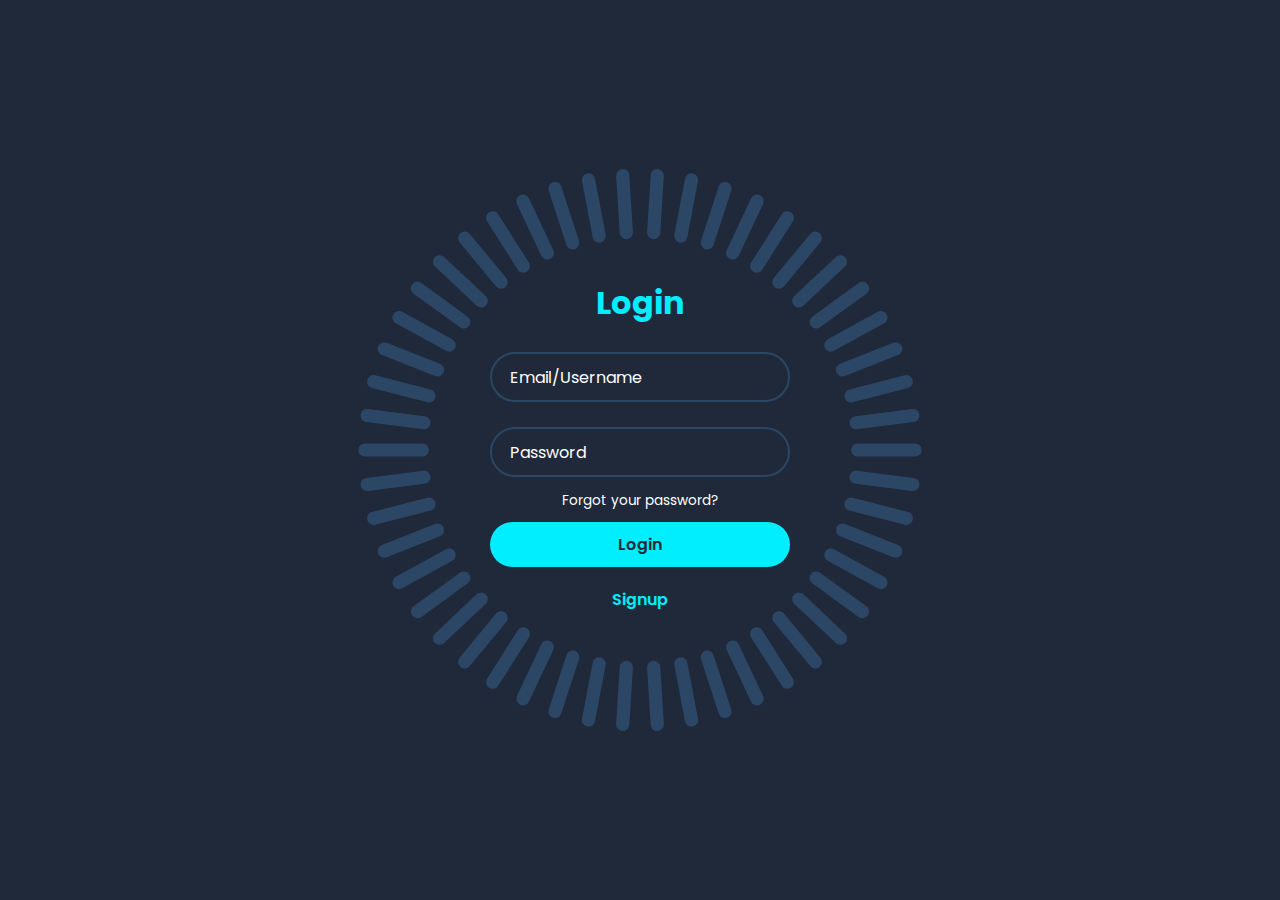
<file: Friendsbook/index.html>
<!DOCTYPE html>
<html lang="en">
<head>
    <meta charset="UTF-8">
    <meta name="viewport" content="width=device-width, initial-scale=1.0">
    <title>Login | FriendsBook</title>
    <link rel="stylesheet" href="LoginPage/style.css">
    <link rel="shortcut icon" href="assets/logo-color.png" type="image/x-icon">

</head>
<body>
    <div class="container">
        <div class="login-box">
            <h2>Login</h2>
            <form action="#">
                <div class="input-box">
                    <input type="email/text" required>
                    <label>Email/Username</label>
                </div>

                <div class="input-box">
                    <input type="password" required>
                    <label>Password</label>
                </div>

                <div class="forgot-pass">
                    <a href="#">Forgot your password?</a>
                </div>

                <button class="btn" type="submit" >
                    <a href="./home.html" style="text-decoration: none; color: #1f293a;">Login</a>
                  </button>

                <div class="signup-link">
                    <a href="./Register.html">Signup</a>
                </div>
            </form>
        </div>

        <span style="--i:0;"></span>
        <span style="--i:1;"></span>
        <span style="--i:2;"></span>
        <span style="--i:3;"></span>
        <span style="--i:4;"></span>
        <span style="--i:5;"></span>
        <span style="--i:6;"></span>
        <span style="--i:7;"></span>
        <span style="--i:8;"></span>
        <span style="--i:9;"></span>
        <span style="--i:10;"></span>
        <span style="--i:11;"></span>
        <span style="--i:12;"></span>
        <span style="--i:13;"></span>
        <span style="--i:14;"></span>
        <span style="--i:15;"></span>
        <span style="--i:16;"></span>
        <span style="--i:17;"></span>
        <span style="--i:18;"></span>
        <span style="--i:19;"></span>
        <span style="--i:20;"></span>
        <span style="--i:21;"></span>
        <span style="--i:22;"></span>
        <span style="--i:23;"></span>
        <span style="--i:24;"></span>
        <span style="--i:25;"></span>
        <span style="--i:26;"></span>
        <span style="--i:27;"></span>
        <span style="--i:28;"></span>
        <span style="--i:29;"></span>
        <span style="--i:30;"></span>
        <span style="--i:31;"></span>
        <span style="--i:32;"></span>
        <span style="--i:33;"></span>
        <span style="--i:34;"></span>
        <span style="--i:35;"></span>
        <span style="--i:36;"></span>
        <span style="--i:37;"></span>
        <span style="--i:38;"></span>
        <span style="--i:39;"></span>
        <span style="--i:40;"></span>
        <span style="--i:41;"></span>
        <span style="--i:42;"></span>
        <span style="--i:43;"></span>
        <span style="--i:44;"></span>
        <span style="--i:45;"></span>
        <span style="--i:46;"></span>
        <span style="--i:47;"></span>
        <span style="--i:48;"></span>
        <span style="--i:49;"></span>
    </div>
</body>
</html>
</file>
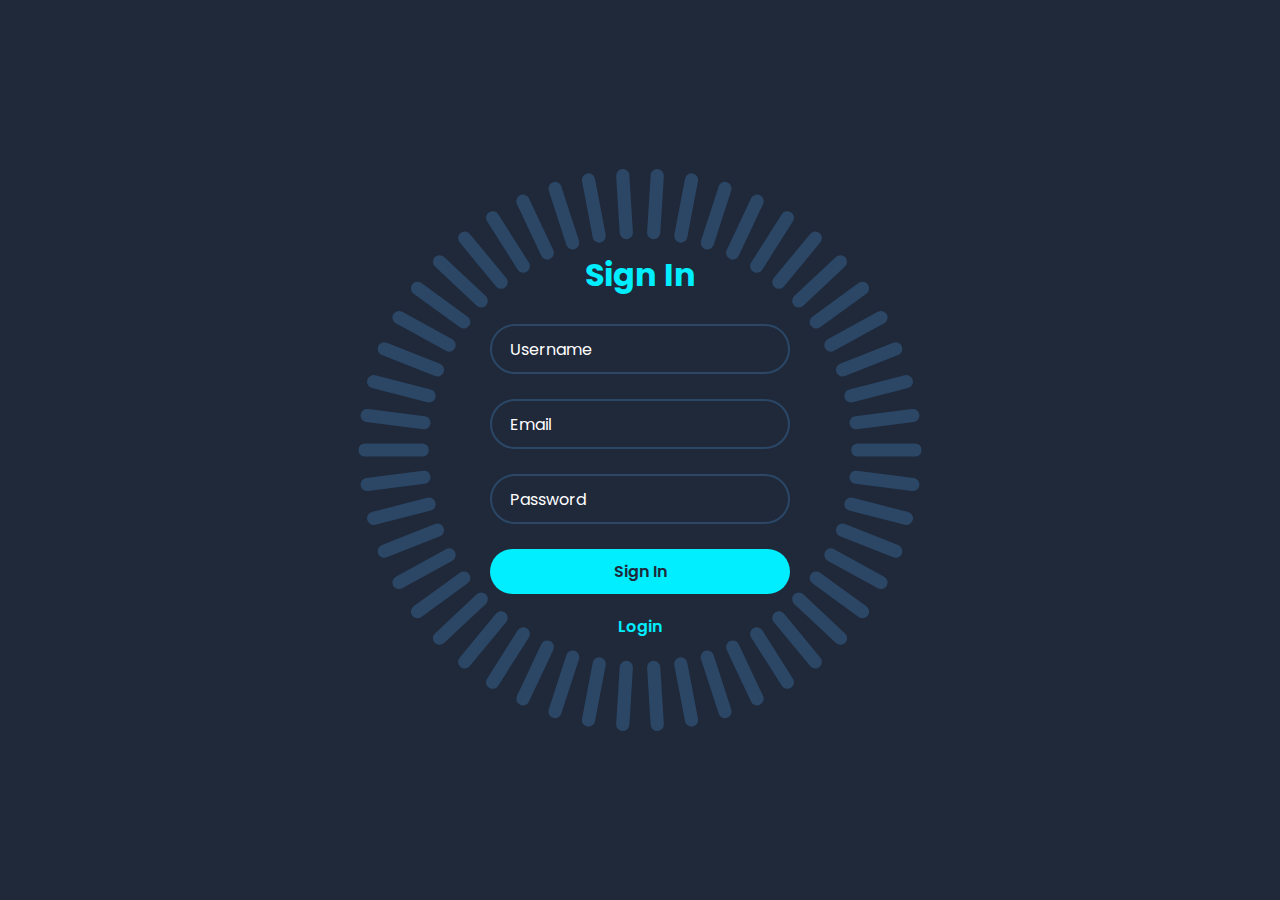
<file: Friendsbook/Register.html>
<!DOCTYPE html>
<html lang="en">
<head>
    <meta charset="UTF-8">
    <meta name="viewport" content="width=device-width, initial-scale=1.0">
    <title>Sign In | FriendsBook</title>
    <link rel="stylesheet" href="RegisterPage/style.css">
    <link rel="shortcut icon" href="assets/logo-color.png" type="image/x-icon">

</head>
<body>
    <div class="container">
        <div class="login-box">
            <h2>Sign In</h2>
            <form action="#">
                <div class="input-box">
                    <input type="text" required>
                    <label>Username</label>
                </div>

                <div class="input-box">
                    <input type="email" required>
                    <label>Email</label>
                </div>

                <div class="input-box">
                    <input type="password" required>
                    <label>Password</label>
                </div>

                <!-- <div class="forgot-pass">
                    <a href="#">Forgot your password?</a>
                </div> -->

                <button class="btn" type="submit" >
                    <a href="home.html" style="text-decoration: none; color: #1f293a;">  Sign In</a>
                  </button>

                <div class="Login-link">
                    <a href="./index.html" style=" cursor: pointer;" >Login</a>
                </div>
            </form>
        </div>

        <span style="--i:0;"></span>
        <span style="--i:1;"></span>
        <span style="--i:2;"></span>
        <span style="--i:3;"></span>
        <span style="--i:4;"></span>
        <span style="--i:5;"></span>
        <span style="--i:6;"></span>
        <span style="--i:7;"></span>
        <span style="--i:8;"></span>
        <span style="--i:9;"></span>
        <span style="--i:10;"></span>
        <span style="--i:11;"></span>
        <span style="--i:12;"></span>
        <span style="--i:13;"></span>
        <span style="--i:14;"></span>
        <span style="--i:15;"></span>
        <span style="--i:16;"></span>
        <span style="--i:17;"></span>
        <span style="--i:18;"></span>
        <span style="--i:19;"></span>
        <span style="--i:20;"></span>
        <span style="--i:21;"></span>
        <span style="--i:22;"></span>
        <span style="--i:23;"></span>
        <span style="--i:24;"></span>
        <span style="--i:25;"></span>
        <span style="--i:26;"></span>
        <span style="--i:27;"></span>
        <span style="--i:28;"></span>
        <span style="--i:29;"></span>
        <span style="--i:30;"></span>
        <span style="--i:31;"></span>
        <span style="--i:32;"></span>
        <span style="--i:33;"></span>
        <span style="--i:34;"></span>
        <span style="--i:35;"></span>
        <span style="--i:36;"></span>
        <span style="--i:37;"></span>
        <span style="--i:38;"></span>
        <span style="--i:39;"></span>
        <span style="--i:40;"></span>
        <span style="--i:41;"></span>
        <span style="--i:42;"></span>
        <span style="--i:43;"></span>
        <span style="--i:44;"></span>
        <span style="--i:45;"></span>
        <span style="--i:46;"></span>
        <span style="--i:47;"></span>
        <span style="--i:48;"></span>
        <span style="--i:49;"></span>
    </div>
</body>
</html>
</file>
<file: Friendsbook/LoginPage/style.css>
@import url('https://fonts.googleapis.com/css2?family=Poppins:ital,wght@0,100;0,200;0,300;0,400;0,500;0,600;0,700;0,800;0,900;1,100;1,200;1,300;1,400;1,500;1,600;1,700;1,800;1,900&display=swap');

*{
    margin: 0;
    padding: 0;
    box-sizing: border-box;
    font-family: 'Poppins', sans-serif;
}

body{
    display: flex;
    justify-content: center;
    align-items: center;
    min-height: 100vh;
    background: #1f293a;
}

.container{
    position: relative;
    width: 256px;
    height: 256px;
    display: flex;
    justify-content: center;
    align-items: center;
}

.container span{
    position: absolute;
    left: 0;
    width: 32px;
    height: 6px;
    background: #2c4766;
    border-radius: 8px;
    transform-origin: 128px;
    transform: scale(2.2) rotate(calc(var(--i) * (360deg / 50)));
    animation: animateBlink 3s linear infinite;
    animation-delay: calc(var(--i) * (3s / 50));
}

@keyframes animateBlink{
    0% { background: #0ef;}
    25% { background: #2c4766;}
}

.login-box{
    position: absolute;
    width: 400px;
    /* background: red; */
}

.login-box form{
    width: 100%;
    padding: 0 50px;
}

h2{
    font-size: 2em;
    color: #0ef;
    text-align: center;
}

.input-box{
    position: relative;
    margin: 25px 0;
}

.input-box input{
    width: 100%;
    height: 50px;
    background: transparent;
    border: 2px solid #2c4766;
    outline: none;
    border-radius: 40px;
    font-size: 1em;
    color: #fff;
    padding: 0 20px;
    transition: .5s ease;
}

.input-box input:focus,
.input-box input:valid{
    border-color: #0ef;
}

.input-box label{
    position: absolute;
    top: 50%;
    left: 20px;
    transform: translateY(-50%);
    font-size: 1em;
    color: #fff;
    pointer-events: none;
    transition: .5s ease;
}

.input-box input:focus~label,
.input-box input:valid~label{
    top: 1px;
    font-size: .8em;
    background: #1f293a;
    padding: 0 6px;
    color: #0ef;
}

.forgot-pass{
    margin: -15px 0 10px;
    text-align: center;
}

.forgot-pass a{
    font-size: .85em;
    color: #fff;
    text-decoration: none;
}

.forgot-pass a:hover{
    text-decoration: underline;
}

.btn{
    width: 100%;
    height: 45px;
    background: #0ef;
    border: none;
    outline: none;
    border-radius: 40px;
    cursor: pointer;
    font-size: 1em;
    color: #1f293a;
    font-weight: 600;
}

.signup-link{
    margin: 20px 0 10px;
    text-align: center;
}

.signup-link a{
    font-size: 1em;
    color: #0ef;
    text-decoration: none;
    font-weight: 600;
}

.signup-link a:hover{ text-decoration: underline;}
</file>
<file: Friendsbook/RegisterPage/style.css>
@import url('https://fonts.googleapis.com/css2?family=Poppins:ital,wght@0,100;0,200;0,300;0,400;0,500;0,600;0,700;0,800;0,900;1,100;1,200;1,300;1,400;1,500;1,600;1,700;1,800;1,900&display=swap');

*{
    margin: 0;
    padding: 0;
    box-sizing: border-box;
    font-family: 'Poppins', sans-serif;
}

body{
    display: flex;
    justify-content: center;
    align-items: center;
    min-height: 100vh;
    background: #1f293a;
}

.container{
    position: relative;
    width: 256px;
    height: 256px;
    display: flex;
    justify-content: center;
    align-items: center;
}

.container span{
    position: absolute;
    left: 0;
    width: 32px;
    height: 6px;
    background: #2c4766;
    border-radius: 8px;
    transform-origin: 128px;
    transform: scale(2.2) rotate(calc(var(--i) * (360deg / 50)));
    animation: animateBlink 3s linear infinite;
    animation-delay: calc(var(--i) * (3s / 50));
}

@keyframes animateBlink{
    0% { background: #0ef;}
    25% { background: #2c4766;}
}

.login-box{
    position: absolute;
    width: 400px;
    /* background: red; */
}

.login-box form{
    width: 100%;
    padding: 0 50px;
}

h2{
    font-size: 2em;
    color: #0ef;
    text-align: center;
}

.input-box{
    position: relative;
    margin: 25px 0;
}

.input-box input{
    width: 100%;
    height: 50px;
    background: transparent;
    border: 2px solid #2c4766;
    outline: none;
    border-radius: 40px;
    font-size: 1em;
    color: #fff;
    padding: 0 20px;
    transition: .5s ease;
}

.input-box input:focus,
.input-box input:valid{
    border-color: #0ef;
}

.input-box label{
    position: absolute;
    top: 50%;
    left: 20px;
    transform: translateY(-50%);
    font-size: 1em;
    color: #fff;
    pointer-events: none;
    transition: .5s ease;
}

.input-box input:focus~label,
.input-box input:valid~label{
    top: 1px;
    font-size: .8em;
    background: #1f293a;
    padding: 0 6px;
    color: #0ef;
}

.forgot-pass{
    margin: -15px 0 10px;
    text-align: center;
}

.forgot-pass a{
    font-size: .85em;
    color: #fff;
    text-decoration: none;
}

.forgot-pass a:hover{
    text-decoration: underline;
}

.btn{
    width: 100%;
    height: 45px;
    background: #0ef;
    border: none;
    outline: none;
    border-radius: 40px;
    cursor: pointer;
    font-size: 1em;
    color: #1f293a;
    font-weight: 600;
}

.Login-link{
    margin: 20px 0 10px;
    text-align: center;
}

.Login-link a{
    font-size: 1em;
    color: #0ef;
    text-decoration: none;
    font-weight: 600;
}

.Login-link a:hover{ text-decoration: underline;}
</file>
